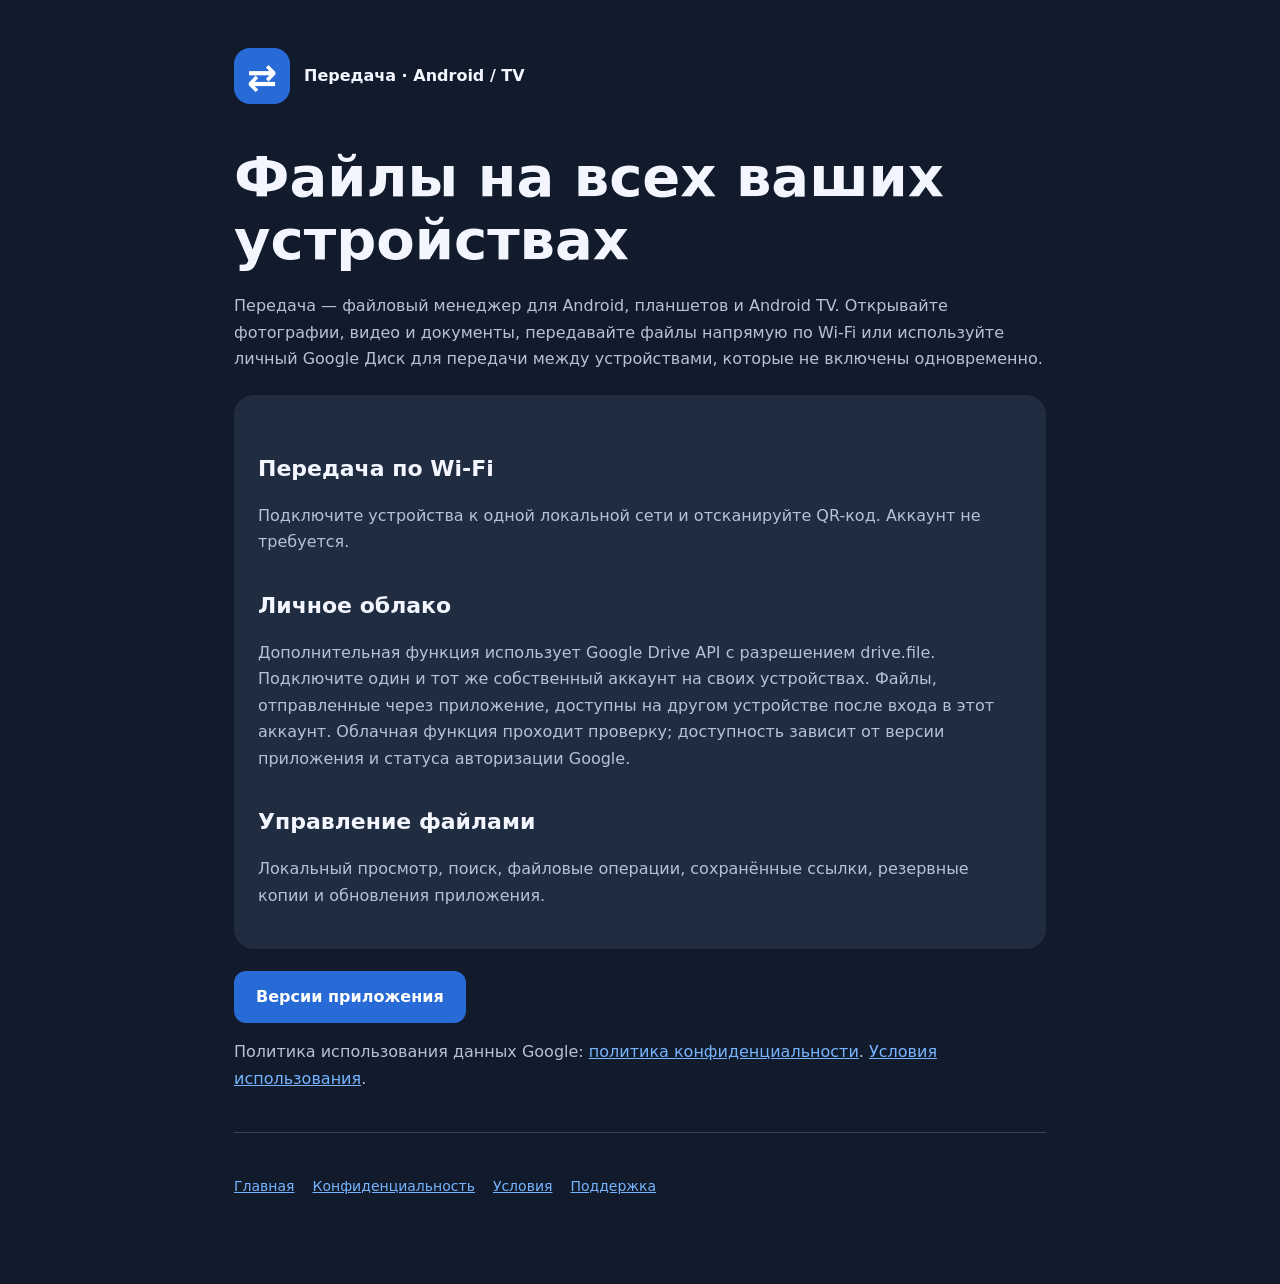
<file: docs/index.html>
<!doctype html><html lang="ru"><head><meta charset="utf-8"><meta name="viewport" content="width=device-width,initial-scale=1"><title>Передача файлов — Передача</title><style>:root{color-scheme:dark;--bg:#111b2c;--panel:#202c40;--text:#f3f6ff;--muted:#b5c2d6;--blue:#77b4ff}*{box-sizing:border-box}body{margin:0;font:16px/1.65 system-ui,sans-serif;background:var(--bg);color:var(--text)}main{max-width:860px;margin:0 auto;padding:48px 24px 64px}header{display:flex;align-items:center;gap:14px;margin-bottom:42px}.mark{display:grid;place-items:center;width:56px;height:56px;border-radius:16px;background:#286bd6;color:white;font-size:36px;font-weight:700}a{color:var(--blue)}nav{display:flex;flex-wrap:wrap;gap:18px;margin:22px 0}h1{font-size:clamp(32px,6vw,56px);line-height:1.12;margin:12px 0 22px}h2{font-size:22px;margin:32px 0 8px}p,li{color:var(--muted)}.panel{background:var(--panel);border-radius:20px;padding:24px;margin:22px 0}.button{display:inline-block;padding:13px 22px;border-radius:12px;background:#286bd6;color:white;text-decoration:none;font-weight:600}footer{border-top:1px solid #34435b;padding-top:20px;margin-top:40px;font-size:14px}</style></head><body><main><header><span class="mark" aria-hidden="true">⇄</span><strong>Передача · Android / TV</strong></header><h1>Файлы на всех ваших устройствах</h1><p>Передача — файловый менеджер для Android, планшетов и Android TV. Открывайте фотографии, видео и документы, передавайте файлы напрямую по Wi-Fi или используйте личный Google Диск для передачи между устройствами, которые не включены одновременно.</p><div class="panel"><h2>Передача по Wi-Fi</h2><p>Подключите устройства к одной локальной сети и отсканируйте QR-код. Аккаунт не требуется.</p><h2>Личное облако</h2><p>Дополнительная функция использует Google Drive API с разрешением drive.file. Подключите один и тот же собственный аккаунт на своих устройствах. Файлы, отправленные через приложение, доступны на другом устройстве после входа в этот аккаунт. Облачная функция проходит проверку; доступность зависит от версии приложения и статуса авторизации Google.</p><h2>Управление файлами</h2><p>Локальный просмотр, поиск, файловые операции, сохранённые ссылки, резервные копии и обновления приложения.</p></div><a class="button" href="https://github.com/georg1995105-hash/android-file-manager/tree/apk-downloads">Версии приложения</a><p>Политика использования данных Google: <a href="privacy.html">политика конфиденциальности</a>. <a href="terms.html">Условия использования</a>.</p><footer><nav><a href="./">Главная</a><a href="privacy.html">Конфиденциальность</a><a href="terms.html">Условия</a><a href="https://github.com/georg1995105-hash/android-file-manager/issues">Поддержка</a></nav></footer></main></body></html>
</file>
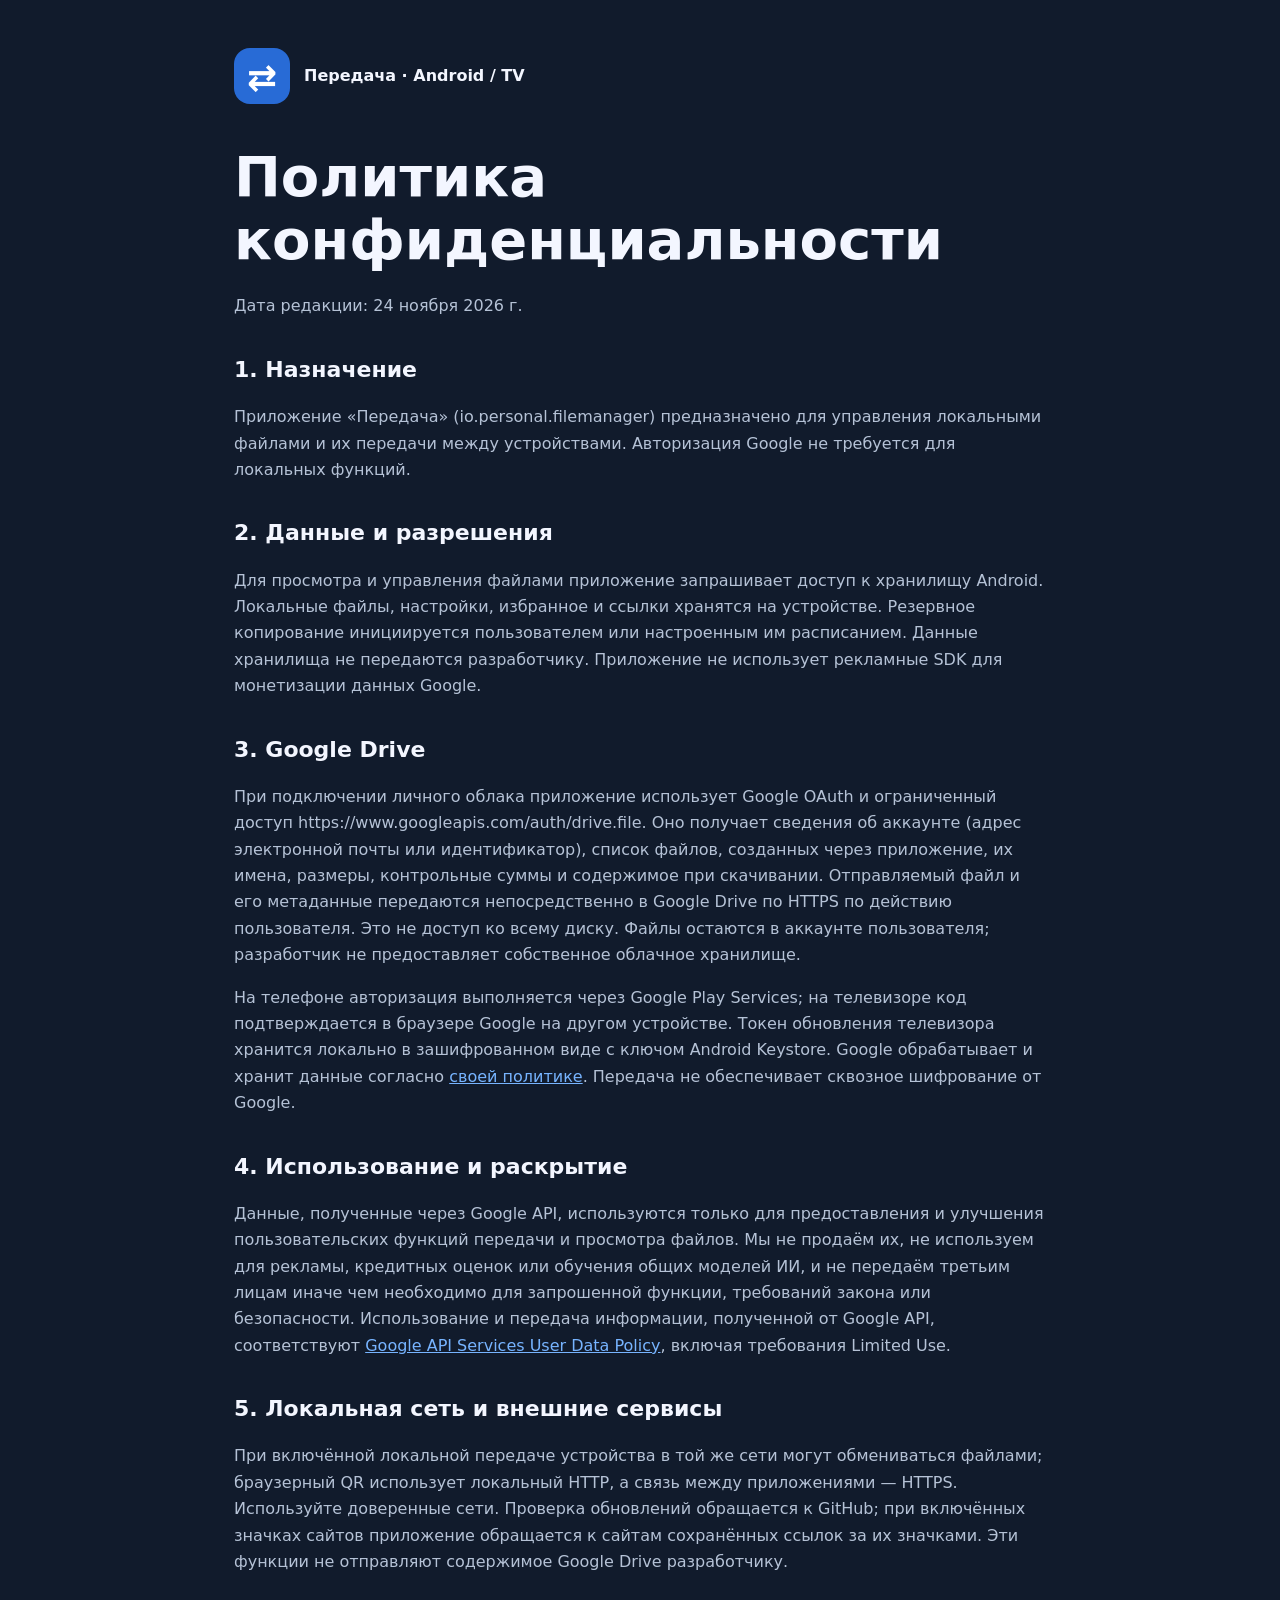
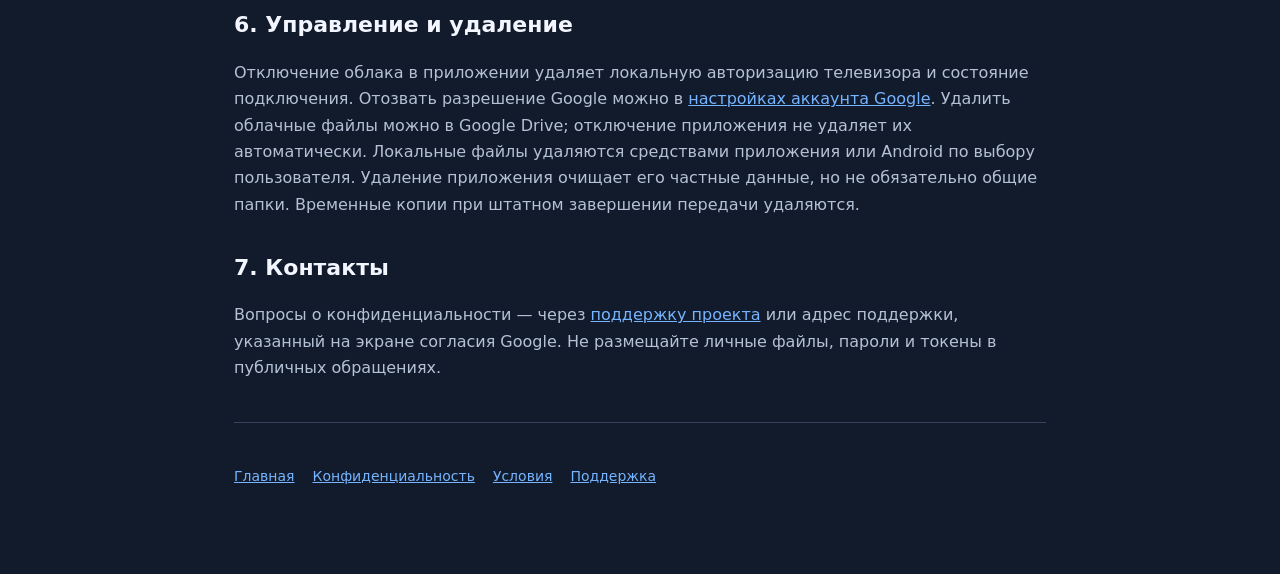
<file: docs/privacy.html>
<!doctype html><html lang="ru"><head><meta charset="utf-8"><meta name="viewport" content="width=device-width,initial-scale=1"><title>Политика конфиденциальности — Передача</title><style>:root{color-scheme:dark;--bg:#111b2c;--panel:#202c40;--text:#f3f6ff;--muted:#b5c2d6;--blue:#77b4ff}*{box-sizing:border-box}body{margin:0;font:16px/1.65 system-ui,sans-serif;background:var(--bg);color:var(--text)}main{max-width:860px;margin:0 auto;padding:48px 24px 64px}header{display:flex;align-items:center;gap:14px;margin-bottom:42px}.mark{display:grid;place-items:center;width:56px;height:56px;border-radius:16px;background:#286bd6;color:white;font-size:36px;font-weight:700}a{color:var(--blue)}nav{display:flex;flex-wrap:wrap;gap:18px;margin:22px 0}h1{font-size:clamp(32px,6vw,56px);line-height:1.12;margin:12px 0 22px}h2{font-size:22px;margin:32px 0 8px}p,li{color:var(--muted)}.panel{background:var(--panel);border-radius:20px;padding:24px;margin:22px 0}.button{display:inline-block;padding:13px 22px;border-radius:12px;background:#286bd6;color:white;text-decoration:none;font-weight:600}footer{border-top:1px solid #34435b;padding-top:20px;margin-top:40px;font-size:14px}</style></head><body><main><header><span class="mark" aria-hidden="true">⇄</span><strong>Передача · Android / TV</strong></header><h1>Политика конфиденциальности</h1><p>Дата редакции: 24 ноября 2026 г.</p><h2>1. Назначение</h2><p>Приложение «Передача» (io.personal.filemanager) предназначено для управления локальными файлами и их передачи между устройствами. Авторизация Google не требуется для локальных функций.</p><h2>2. Данные и разрешения</h2><p>Для просмотра и управления файлами приложение запрашивает доступ к хранилищу Android. Локальные файлы, настройки, избранное и ссылки хранятся на устройстве. Резервное копирование инициируется пользователем или настроенным им расписанием. Данные хранилища не передаются разработчику. Приложение не использует рекламные SDK для монетизации данных Google.</p><h2>3. Google Drive</h2><p>При подключении личного облака приложение использует Google OAuth и ограниченный доступ https://www.googleapis.com/auth/drive.file. Оно получает сведения об аккаунте (адрес электронной почты или идентификатор), список файлов, созданных через приложение, их имена, размеры, контрольные суммы и содержимое при скачивании. Отправляемый файл и его метаданные передаются непосредственно в Google Drive по HTTPS по действию пользователя. Это не доступ ко всему диску. Файлы остаются в аккаунте пользователя; разработчик не предоставляет собственное облачное хранилище.</p><p>На телефоне авторизация выполняется через Google Play Services; на телевизоре код подтверждается в браузере Google на другом устройстве. Токен обновления телевизора хранится локально в зашифрованном виде с ключом Android Keystore. Google обрабатывает и хранит данные согласно <a href="https://policies.google.com/privacy">своей политике</a>. Передача не обеспечивает сквозное шифрование от Google.</p><h2>4. Использование и раскрытие</h2><p>Данные, полученные через Google API, используются только для предоставления и улучшения пользовательских функций передачи и просмотра файлов. Мы не продаём их, не используем для рекламы, кредитных оценок или обучения общих моделей ИИ, и не передаём третьим лицам иначе чем необходимо для запрошенной функции, требований закона или безопасности. Использование и передача информации, полученной от Google API, соответствуют <a href="https://developers.google.com/terms/api-services-user-data-policy">Google API Services User Data Policy</a>, включая требования Limited Use.</p><h2>5. Локальная сеть и внешние сервисы</h2><p>При включённой локальной передаче устройства в той же сети могут обмениваться файлами; браузерный QR использует локальный HTTP, а связь между приложениями — HTTPS. Используйте доверенные сети. Проверка обновлений обращается к GitHub; при включённых значках сайтов приложение обращается к сайтам сохранённых ссылок за их значками. Эти функции не отправляют содержимое Google Drive разработчику.</p><h2>6. Управление и удаление</h2><p>Отключение облака в приложении удаляет локальную авторизацию телевизора и состояние подключения. Отозвать разрешение Google можно в <a href="https://myaccount.google.com/connections">настройках аккаунта Google</a>. Удалить облачные файлы можно в Google Drive; отключение приложения не удаляет их автоматически. Локальные файлы удаляются средствами приложения или Android по выбору пользователя. Удаление приложения очищает его частные данные, но не обязательно общие папки. Временные копии при штатном завершении передачи удаляются.</p><h2>7. Контакты</h2><p>Вопросы о конфиденциальности — через <a href="https://github.com/georg1995105-hash/android-file-manager/issues">поддержку проекта</a> или адрес поддержки, указанный на экране согласия Google. Не размещайте личные файлы, пароли и токены в публичных обращениях.</p><footer><nav><a href="./">Главная</a><a href="privacy.html">Конфиденциальность</a><a href="terms.html">Условия</a><a href="https://github.com/georg1995105-hash/android-file-manager/issues">Поддержка</a></nav></footer></main></body></html>
</file>
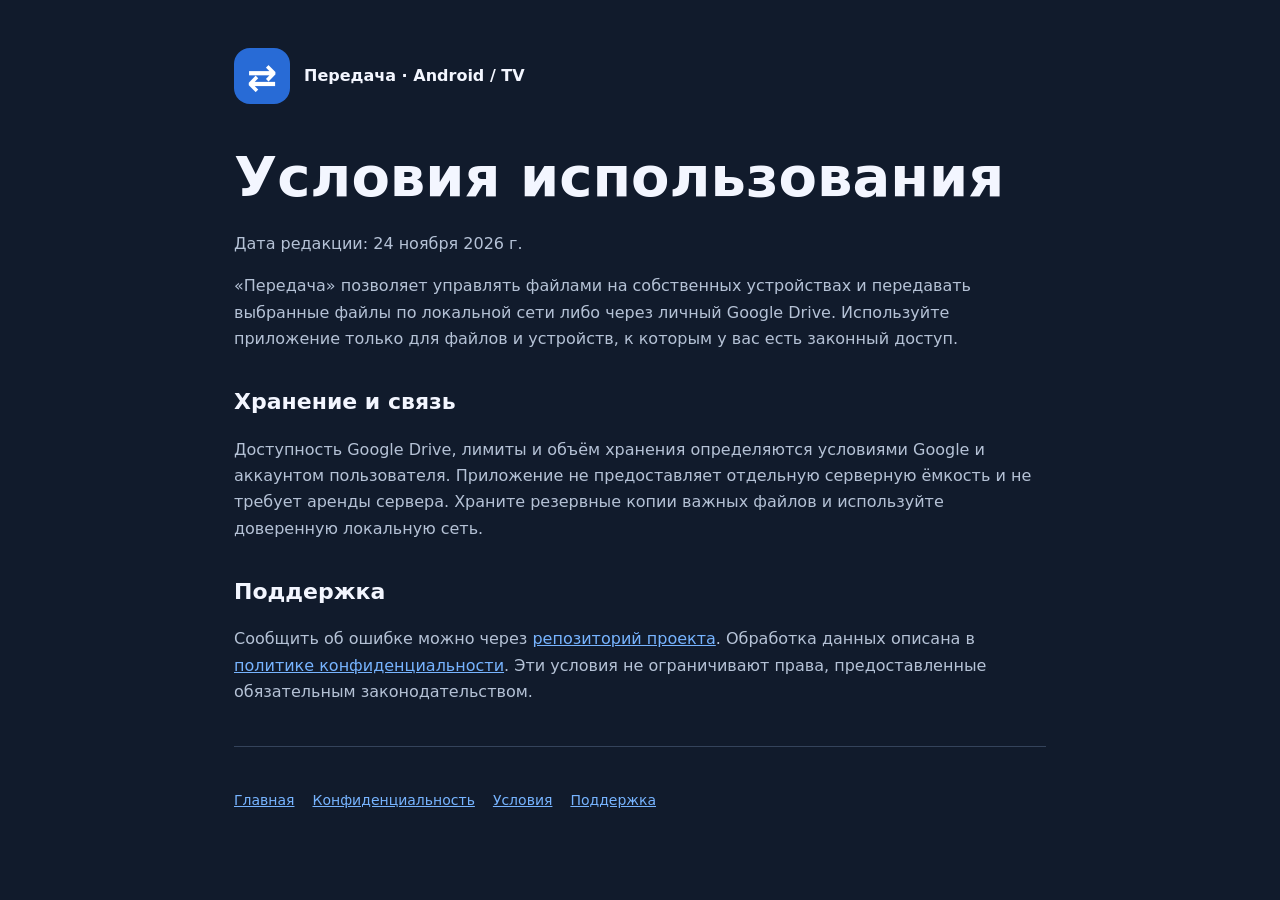
<file: docs/terms.html>
<!doctype html><html lang="ru"><head><meta charset="utf-8"><meta name="viewport" content="width=device-width,initial-scale=1"><title>Условия использования — Передача</title><style>:root{color-scheme:dark;--bg:#111b2c;--panel:#202c40;--text:#f3f6ff;--muted:#b5c2d6;--blue:#77b4ff}*{box-sizing:border-box}body{margin:0;font:16px/1.65 system-ui,sans-serif;background:var(--bg);color:var(--text)}main{max-width:860px;margin:0 auto;padding:48px 24px 64px}header{display:flex;align-items:center;gap:14px;margin-bottom:42px}.mark{display:grid;place-items:center;width:56px;height:56px;border-radius:16px;background:#286bd6;color:white;font-size:36px;font-weight:700}a{color:var(--blue)}nav{display:flex;flex-wrap:wrap;gap:18px;margin:22px 0}h1{font-size:clamp(32px,6vw,56px);line-height:1.12;margin:12px 0 22px}h2{font-size:22px;margin:32px 0 8px}p,li{color:var(--muted)}.panel{background:var(--panel);border-radius:20px;padding:24px;margin:22px 0}.button{display:inline-block;padding:13px 22px;border-radius:12px;background:#286bd6;color:white;text-decoration:none;font-weight:600}footer{border-top:1px solid #34435b;padding-top:20px;margin-top:40px;font-size:14px}</style></head><body><main><header><span class="mark" aria-hidden="true">⇄</span><strong>Передача · Android / TV</strong></header><h1>Условия использования</h1><p>Дата редакции: 24 ноября 2026 г.</p><p>«Передача» позволяет управлять файлами на собственных устройствах и передавать выбранные файлы по локальной сети либо через личный Google Drive. Используйте приложение только для файлов и устройств, к которым у вас есть законный доступ.</p><h2>Хранение и связь</h2><p>Доступность Google Drive, лимиты и объём хранения определяются условиями Google и аккаунтом пользователя. Приложение не предоставляет отдельную серверную ёмкость и не требует аренды сервера. Храните резервные копии важных файлов и используйте доверенную локальную сеть.</p><h2>Поддержка</h2><p>Сообщить об ошибке можно через <a href="https://github.com/georg1995105-hash/android-file-manager/issues">репозиторий проекта</a>. Обработка данных описана в <a href="privacy.html">политике конфиденциальности</a>. Эти условия не ограничивают права, предоставленные обязательным законодательством.</p><footer><nav><a href="./">Главная</a><a href="privacy.html">Конфиденциальность</a><a href="terms.html">Условия</a><a href="https://github.com/georg1995105-hash/android-file-manager/issues">Поддержка</a></nav></footer></main></body></html>
</file>
